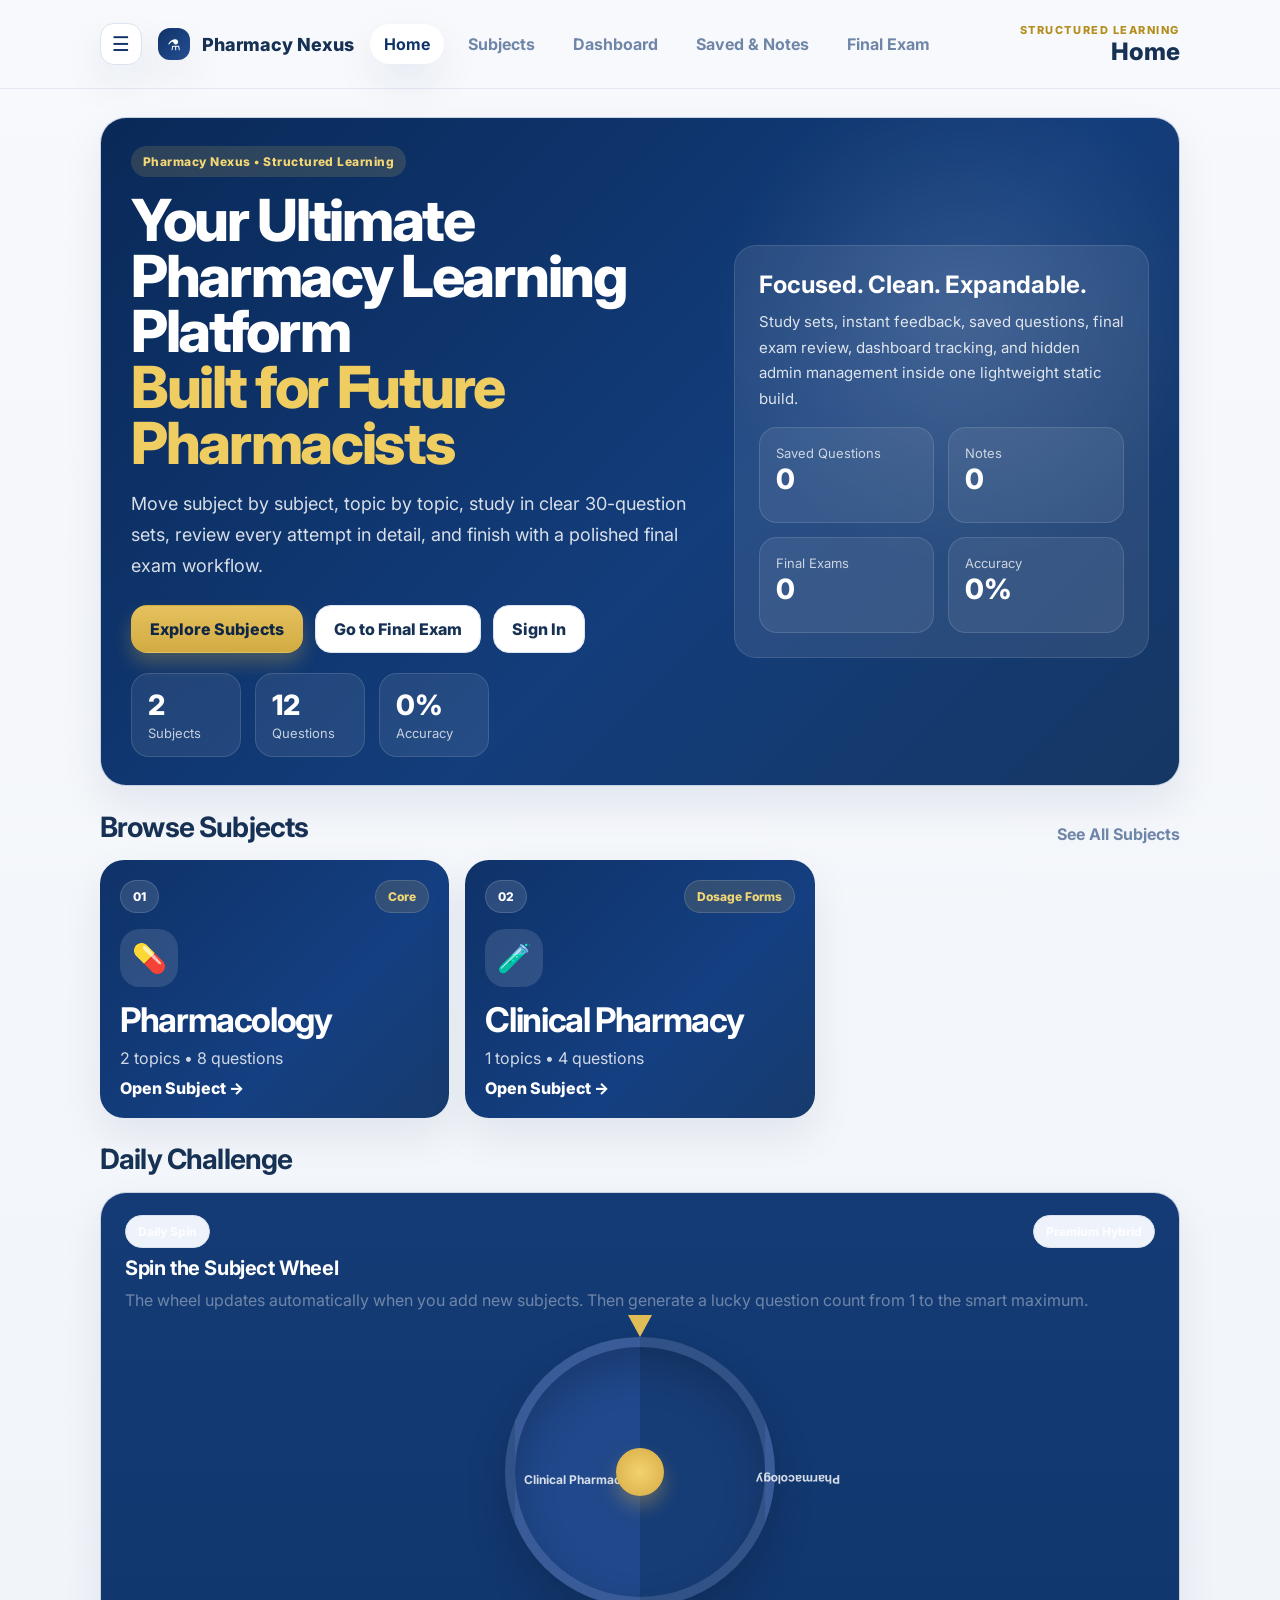
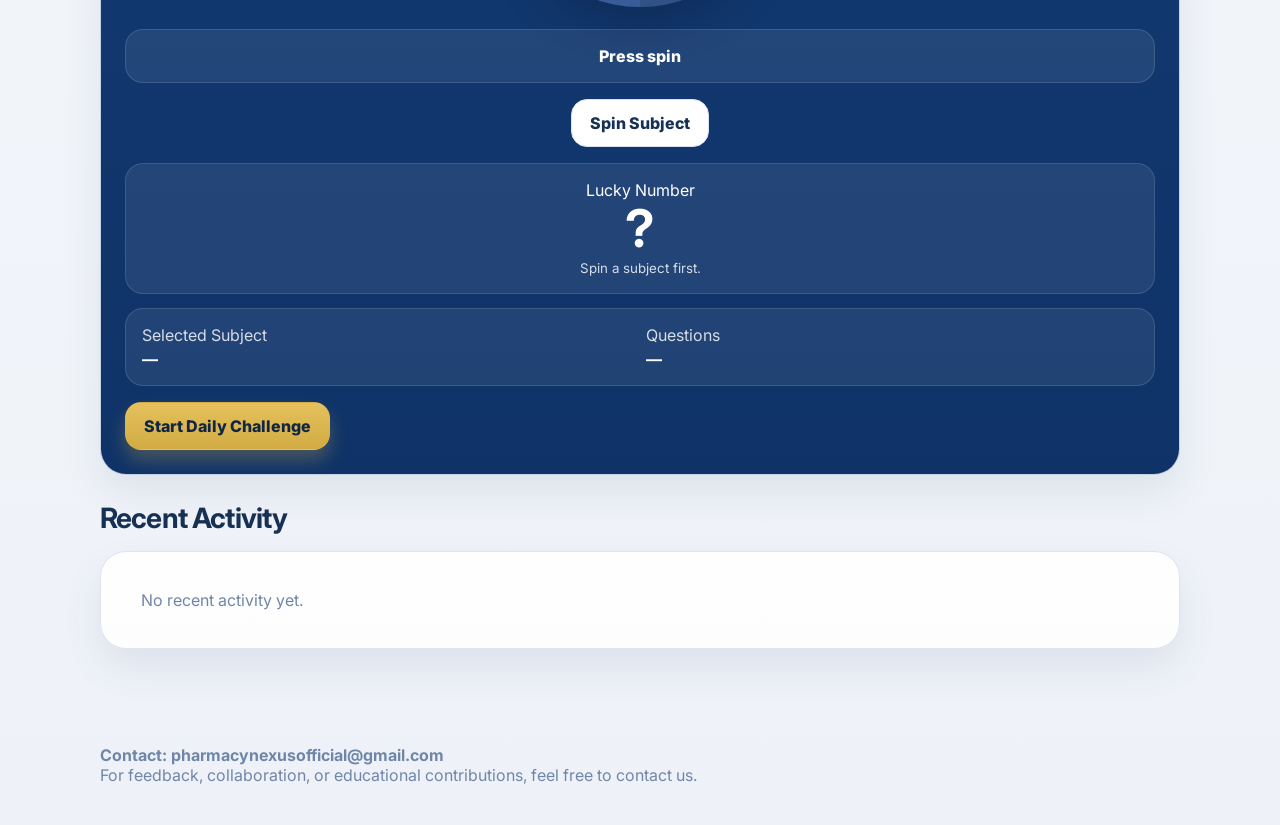
<file: index.html>
<!DOCTYPE html>
<html lang="en">
<head>
  <meta charset="UTF-8" />
  <meta name="viewport" content="width=device-width, initial-scale=1.0" />
<link rel="stylesheet" href="./assets/css/styles.css">
<link rel="icon" href="./assets/icons/favicon.ico">
<script defer src="./assets/js/app.js"></script>
</head>
<body data-page="home">
  <div id="app"></div>
 
</body>
</html>
</file>
<file: assets/css/styles.css>
@import url('https://fonts.googleapis.com/css2?family=Inter:wght@400;500;600;700;800&display=swap');
:root{
  --bg:#eef2f8;
  --bg2:#f7f9fc;
  --card:#ffffff;
  --line:#dbe3ef;
  --text:#163153;
  --muted:#6f86a8;
  --navy:#0f3368;
  --navy2:#173f7f;
  --gold:#e1bd57;
  --gold-soft:#f8e8b8;
  --green:#2e9d67;
  --green-bg:#e7f7ef;
  --red:#d85f5f;
  --red-bg:#fdecec;
  --shadow:0 18px 40px rgba(18,44,84,.08);
  --radius:26px;
}
*{box-sizing:border-box}
html,body{margin:0;padding:0;font-family:Inter,system-ui,sans-serif;background:linear-gradient(180deg,var(--bg2),var(--bg));color:var(--text)}
a{text-decoration:none;color:inherit}
button,input,select,textarea{font:inherit}
.container{width:min(1080px,calc(100% - 40px));margin:0 auto}
.topbar{position:sticky;top:0;z-index:30;background:rgba(247,249,252,.9);backdrop-filter:blur(14px);border-bottom:1px solid rgba(219,227,239,.7)}
.topbar-inner{display:flex;align-items:center;gap:16px;min-height:88px}
.menu-btn{width:42px;height:42px;border-radius:14px;border:1px solid var(--line);background:#fff;box-shadow:var(--shadow);cursor:pointer;color:var(--navy);font-size:20px}
.brand{display:flex;align-items:center;gap:12px;font-weight:800;font-size:18px;color:var(--text)}
.brand-icon{width:32px;height:32px;display:grid;place-items:center;border-radius:12px;background:linear-gradient(135deg,var(--navy),#254e92);color:#fff;font-size:15px;box-shadow:var(--shadow)}
.top-links{margin-left:auto;display:flex;gap:10px;flex-wrap:wrap}
.top-links a{padding:10px 14px;border-radius:999px;color:var(--muted);font-weight:700}
.top-links a.is-active,.top-links a:hover{background:#fff;color:var(--navy);box-shadow:var(--shadow)}
.page-copy{text-align:right;min-width:220px}
.page-copy span{display:block;font-size:11px;letter-spacing:.14em;color:#b48e1e;font-weight:800}
.page-copy strong{display:block;font-size:24px;font-weight:800}
.page{padding:28px 0 72px}
.panel,.hero-card,.exam-hero,.auth-wrap{background:rgba(255,255,255,.86);border:1px solid rgba(219,227,239,.9);box-shadow:var(--shadow);border-radius:var(--radius)}
.hero-card{background:radial-gradient(circle at 80% 30%, rgba(255,255,255,.12), transparent 25%),linear-gradient(135deg,#092958,#133d7b 58%, #153764);color:#fff;padding:28px 30px;margin-bottom:24px;overflow:hidden}
.hero-grid{display:grid;grid-template-columns:1.25fr .9fr;gap:26px;align-items:center}
.eyebrow{display:inline-flex;padding:8px 12px;border-radius:999px;background:rgba(225,189,87,.16);color:#f3d774;font-size:12px;font-weight:800;letter-spacing:.04em;margin-bottom:16px}
.hero-card h1{font-size:58px;line-height:.96;letter-spacing:-.04em;margin:0 0 16px;font-weight:800;max-width:640px}
.hero-card h1 span{display:block;color:#f0cd61}
.hero-card p{font-size:18px;line-height:1.7;color:rgba(255,255,255,.84);max-width:640px}
.cta-row,.action-row{display:flex;gap:12px;flex-wrap:wrap;align-items:center}
.cta-row{margin:24px 0 20px}
.btn{display:inline-flex;align-items:center;justify-content:center;gap:8px;padding:13px 18px;border-radius:16px;font-weight:800;border:1px solid transparent;cursor:pointer;transition:.18s transform,.18s box-shadow,.18s background}
.btn:hover{transform:translateY(-1px)}
.btn.gold{background:linear-gradient(180deg,#e5c15d,#d2ab43);color:#102645;box-shadow:0 10px 18px rgba(218,179,68,.28)}
.btn.dark{background:linear-gradient(180deg,#133d7a,#0f3468);color:#fff;box-shadow:0 10px 18px rgba(15,52,104,.25)}
.btn.white,.btn.light{background:#fff;color:var(--text);border-color:var(--line)}
.btn.danger{background:#d96060;color:#fff}
.btn.full{width:100%}
.btn.small{padding:10px 14px;border-radius:14px}
.mini-stats,.glass-grid,.metric-mini,.stats-four,.quick-actions,.two-col,.form-grid,.set-grid,.card-grid,.dash-next-grid,.study-layout,.exam-mode{display:grid;gap:14px}
.mini-stats{grid-template-columns:repeat(3,minmax(0,110px));margin-top:18px}
.mini-stats div,.glass-grid>div,.metric-mini>div,.stats-four>.panel.inner,.stats-four>.panel,.summary-box{padding:14px 16px;border-radius:18px;background:rgba(255,255,255,.08);border:1px solid rgba(255,255,255,.12)}
.mini-stats strong,.glass-grid strong,.stats-four strong,.metric-mini strong{display:block;font-size:28px;font-weight:800}
.mini-stats span,.glass-grid span,.stats-four span,.metric-mini span{font-size:13px;color:rgba(255,255,255,.74)}
.hero-panel{background:rgba(255,255,255,.09);border:1px solid rgba(255,255,255,.11);padding:24px;border-radius:22px}
.hero-panel h3{font-size:24px;margin:0 0 10px}
.hero-panel p{margin:0 0 16px;font-size:15px}
.glass-grid{grid-template-columns:1fr 1fr}
.glass-grid>div{background:rgba(255,255,255,.07);min-height:96px}
.section-head{display:flex;justify-content:space-between;align-items:end;margin:20px 0 16px}
.section-head h2,.headline h1,.panel h2{margin:0;font-size:28px;letter-spacing:-.03em}
.section-head a{color:var(--muted);font-weight:700}
.headline{padding:8px 0 18px}.headline p{color:var(--muted);max-width:760px;font-size:18px;line-height:1.55}
.subject-rail{display:grid;grid-template-columns:repeat(3,minmax(0,1fr));gap:16px;margin-bottom:24px}
.subject-card{padding:20px;border-radius:24px;color:#fff;background:linear-gradient(135deg,#0f3268,#143f81 62%,#173b6d);box-shadow:var(--shadow);min-height:220px;display:flex;flex-direction:column;gap:10px}
.subject-top,.row-between,.pill-row{display:flex;justify-content:space-between;gap:8px;align-items:center;flex-wrap:wrap}
.subject-icon{width:58px;height:58px;border-radius:20px;display:grid;place-items:center;background:rgba(255,255,255,.12);font-size:28px;margin:6px 0}
.subject-card h3{margin:0;font-size:34px;line-height:1.02;letter-spacing:-.04em}
.subject-card p{margin:0;color:rgba(255,255,255,.8)}
.inline-link{margin-top:auto;font-weight:800}
.pill,.tiny-pill,.status-chip{display:inline-flex;align-items:center;justify-content:center;padding:8px 12px;border-radius:999px;background:#eef3fb;color:#31538f;font-size:12px;font-weight:800;border:1px solid var(--line)}
.tiny-pill{background:rgba(255,255,255,.12);color:#fff;border-color:rgba(255,255,255,.14)}
.tiny-pill.alt{background:rgba(225,189,87,.15);color:#f3d774}
.pill.gold{background:var(--gold-soft);color:#6f5511;border-color:#f1dfac}
.pill.completed,.status-chip.completed{background:#eef6ff;color:#30517c}
.pill.progress,.status-chip.progress{background:#eef6ff;color:#30517c}
.pill.not-started,.status-chip.not-started{background:#f4f6fb;color:#5f7698}
.pill.wrong,.status-chip.wrong{background:var(--red-bg);color:var(--red)}
.pill.easy{background:#eef6ff;color:#2f5ca0}.pill.medium{background:#f9efcd;color:#775d14}.pill.hard{background:#f7e0df;color:#a34c48}
.daily-card{padding:22px 24px 24px;margin-bottom:26px}.dark-panel{background:linear-gradient(180deg,#143b75,#0f3368);color:#fff}
.dark-panel h3,.dark-panel h2,.dark-panel strong{color:#fff}.dark-panel p,.dark-panel small,.dark-panel span{color:rgba(255,255,255,.82)}
.wheel-wrap{position:relative;display:grid;place-items:center;padding:24px 0 10px}.wheel{width:270px;height:270px;border-radius:50%;border:10px solid rgba(255,255,255,.11);box-shadow:0 18px 40px rgba(0,0,0,.2) inset,0 20px 40px rgba(0,0,0,.18);position:relative;transition:transform 3s cubic-bezier(.15,.82,.2,1)}
.wheel::after{content:'';position:absolute;inset:calc(50% - 24px);width:48px;height:48px;border-radius:50%;background:radial-gradient(circle,#f3d26d,#d6ab45);box-shadow:0 10px 18px rgba(214,171,69,.35)}
.wheel-label{position:absolute;left:50%;top:50%;transform-origin:center center;color:#fff;font-size:12px;font-weight:700;white-space:nowrap}
.wheel-pointer{position:absolute;top:2px;left:50%;transform:translateX(-50%);width:0;height:0;border-left:12px solid transparent;border-right:12px solid transparent;border-top:22px solid var(--gold);z-index:2}
.wheel-result,.lucky-card,.daily-summary{background:rgba(255,255,255,.08);border:1px solid rgba(255,255,255,.12);border-radius:18px;padding:16px}
.wheel-result{font-weight:800;text-align:center;margin:12px 0}.center-row{display:flex;justify-content:center;margin:16px 0}
.lucky-card{text-align:center;margin-bottom:14px}.lucky-card strong{font-size:52px;line-height:1.1;display:block}.daily-summary{display:grid;grid-template-columns:1fr 1fr;gap:12px;margin-bottom:16px}.daily-summary div{display:flex;flex-direction:column;gap:4px}
.recent-panel,.dash-hero,.build-exam,.auth-wrap,.saved-filters,.filter-panel,.continue-card,.info-card,.saved-card,.review-card,.study-side .panel,.question-panel,.set-card,.subpanel,.exam-side,.build-exam .field,.build-exam select{padding:18px 20px}
.recent-row{display:flex;justify-content:space-between;gap:16px;align-items:center;padding:14px 16px;border-radius:18px;background:#fff}.recent-row.bordered{border:1px solid var(--line);margin-top:12px}.recent-row span{display:block;color:var(--muted);margin-top:4px}
.score-badge,.score-stack strong{background:#eef3fb;padding:10px 12px;border-radius:999px;font-weight:800}.score-stack{text-align:right}.score-stack span{color:var(--muted)}
.filter-panel{display:grid;grid-template-columns:1fr 420px;gap:16px;margin-bottom:16px}.summary-box{display:flex;flex-direction:column;justify-content:center;background:#f4f7fc}.summary-box strong{font-size:24px}
.field{width:100%;padding:14px 16px;border:1px solid var(--line);background:#fff;border-radius:16px;color:var(--text)}label{display:block;font-size:13px;font-weight:700;color:var(--muted);margin-bottom:8px}.card-grid{grid-template-columns:repeat(3,minmax(0,1fr));margin-top:8px}
.info-card h3,.saved-card h3,.set-card h3,.panel h3{margin:8px 0 8px;font-size:20px;letter-spacing:-.02em}.info-card p,.set-card p,.panel p,.saved-card p{margin:0;color:var(--muted);line-height:1.55}.metric-mini{grid-template-columns:1fr 1fr;margin:14px 0}.metric-mini>div{background:#f5f8fd}
.stats-four{grid-template-columns:repeat(4,minmax(0,1fr));margin:16px 0}.stats-four>.panel{padding:18px 20px}.stats-four .panel{background:rgba(255,255,255,.86)}.stats-four span{display:block;color:var(--muted);font-size:13px}.stats-four strong{font-size:44px;line-height:1.05;color:var(--text)}
.continue-card{display:flex;justify-content:space-between;align-items:center;gap:20px;margin:18px 0}
.set-grid{grid-template-columns:repeat(3,minmax(0,1fr));margin-top:16px}.set-card{background:#fdfefe;border:1px solid var(--line);border-radius:22px;box-shadow:var(--shadow)}
.study-layout{grid-template-columns:270px minmax(0,1fr);align-items:start}.study-side{display:grid;gap:14px;position:sticky;top:104px}.progress,.mini-bar{height:12px;border-radius:999px;background:#edf1f7;overflow:hidden;margin:10px 0}.progress div,.mini-bar div,#studyProgressBar,#examProgress{height:100%;background:linear-gradient(90deg,var(--gold),#d6ab45);border-radius:999px}
.question-panel h2{font-size:24px;line-height:1.35;letter-spacing:-.02em}.options{display:grid;gap:12px;margin:18px 0}.option{padding:16px 16px;border-radius:18px;border:1px solid var(--line);background:#fff;text-align:left;font-weight:700;color:var(--text);cursor:pointer}.option.locked{cursor:default}.option.correct{background:var(--green-bg);border-color:#bfe7cf;color:var(--green)}.option.wrong{background:var(--red-bg);border-color:#f1cccc;color:var(--red)}.option.selected{background:#f1f6ff;border-color:#bfd2ef}
.case-box,.explain,.note-display{margin:12px 0;padding:14px 16px;border-radius:18px;background:#f7f9fc;border:1px solid var(--line)}.explain p,.case-box p,.note-display p{margin:8px 0 0;color:var(--muted)}
.star{width:42px;height:42px;border-radius:14px;border:1px solid var(--line);background:#fff;color:#c2c9d8;font-size:20px;cursor:pointer}.star.saved{background:var(--gold-soft);color:#9a771c;border-color:#efddaa}.star.small{width:38px;height:38px}
.note-box{margin:14px 0}.textarea{min-height:130px;resize:vertical}
.review-row{display:flex;gap:10px;align-items:flex-start;margin-top:8px;color:var(--muted)}.review-row strong{min-width:122px;color:var(--text)}.stack{display:grid;gap:14px}
.exam-hero{padding:20px 22px;display:grid;grid-template-columns:1.2fr .7fr;gap:18px;background:radial-gradient(circle at 82% 25%, rgba(255,255,255,.18), transparent 23%),linear-gradient(135deg,#092958,#123970 58%, #183f77);color:#fff}.exam-hero.compact{grid-template-columns:1fr;padding:18px 22px;margin-bottom:16px}.exam-hero h1{margin:8px 0 6px;font-size:56px;line-height:.95;letter-spacing:-.04em;color:#fff}.exam-hero h1 span{display:block;color:#f0cd61}.exam-snapshot{padding:18px;border-radius:22px;background:rgba(255,255,255,.08);border:1px solid rgba(255,255,255,.12)}
.exam-mode{grid-template-columns:280px minmax(0,1fr);align-items:start}.exam-side{position:sticky;top:104px}.timer{font-size:42px;font-weight:800;margin-bottom:6px}.palette{display:grid;grid-template-columns:repeat(5,1fr);gap:8px;margin:16px 0}.pal{height:32px;border-radius:10px;border:1px solid var(--line);background:#fff;font-weight:800;cursor:pointer}.pal.active{background:var(--navy);color:#fff}.pal.done{border-color:#bfd2ef}
.saved-filters .tabs{display:flex;gap:8px;flex-wrap:wrap;margin-bottom:14px}.tab{padding:12px 16px;border-radius:16px;border:1px solid var(--line);background:#fff;font-weight:800;color:var(--text);cursor:pointer}.tab.active{background:var(--navy);color:#fff}
.saved-card .action-row.left{justify-content:flex-start}.dash-hero{padding:24px 26px}.mastery{display:grid;grid-template-columns:220px 1fr;gap:20px;align-items:center;margin-top:16px}.ring{width:170px;height:170px;border-radius:50%;border:12px solid #d8e2f0;display:grid;place-items:center;background:#fff;box-shadow:var(--shadow)}.ring strong{font-size:52px}.ring span{display:block;color:var(--muted);font-size:14px;letter-spacing:.15em;font-weight:800}
.progress-label{display:flex;justify-content:space-between;gap:12px;align-items:center;margin:12px 0 0}.delta{margin-top:8px;font-weight:800;color:#2a8b4e}.delta.down{color:#cf5757}.dash-next-grid{grid-template-columns:1fr 1fr;margin:16px 0}.subpanel{border:1px solid var(--line);background:#fbfcfe;border-radius:24px}.perf-row,.ach-row{display:flex;justify-content:space-between;gap:16px;align-items:center;padding:14px 4px;border-bottom:1px solid var(--line)}.perf-row:last-child,.ach-row:last-child{border-bottom:none}.perf-row span,.ach-row span{display:block;color:var(--muted);margin-top:4px}.perf-side{display:grid;justify-items:end;gap:6px;min-width:140px}.mini-bar{width:100px;height:8px;margin:0}.mini-bar.warn div{background:linear-gradient(90deg,#eeaf5a,#d87753)}.ach-row.done{background:#fffdf3;border-radius:16px;padding-inline:14px}
.quick-actions{grid-template-columns:1fr;max-width:520px}.form-grid{grid-template-columns:repeat(2,minmax(0,1fr))}.form-grid .full{grid-column:1/-1}
.message{margin-top:12px;padding:14px 16px;border-radius:16px;font-weight:700}.message.success{background:var(--green-bg);color:var(--green)}.message.error{background:var(--red-bg);color:var(--red)}.empty{padding:20px;color:var(--muted)}
.auth-wrap{max-width:760px;margin:30px auto}.site-footer{padding:24px 0 40px;color:var(--muted)}
.drawer{position:fixed;inset:0;background:rgba(10,21,40,.22);backdrop-filter:blur(2px);display:none;z-index:60}.drawer.open{display:block}.drawer-panel{width:min(340px,100%);height:100%;background:#fff;padding:24px;box-shadow:var(--shadow)}.drawer-head{display:flex;justify-content:space-between;align-items:center;margin-bottom:20px}.drawer-head button{border:none;background:none;font-size:28px;cursor:pointer}.drawer-link{display:block;padding:13px 14px;border-radius:14px;font-weight:700;color:var(--text)}.drawer-link:hover{background:#f4f7fc}.drawer-link.subtle{color:var(--muted)}
@media (max-width: 980px){.hero-grid,.exam-hero,.study-layout,.exam-mode,.mastery,.dash-next-grid,.filter-panel{grid-template-columns:1fr}.page-copy{display:none}.top-links{display:none}.subject-rail,.card-grid,.set-grid,.stats-four,.two-col{grid-template-columns:1fr 1fr}.study-side,.exam-side{position:static}.hero-card h1,.exam-hero h1{font-size:42px}}
@media (max-width: 680px){.container{width:min(100% - 24px,1080px)}.subject-rail,.card-grid,.set-grid,.stats-four,.two-col,.form-grid,.daily-summary,.glass-grid{grid-template-columns:1fr}.mini-stats{grid-template-columns:repeat(3,1fr)}.hero-card h1,.exam-hero h1{font-size:34px}.continue-card{flex-direction:column;align-items:flex-start}}
</file>
